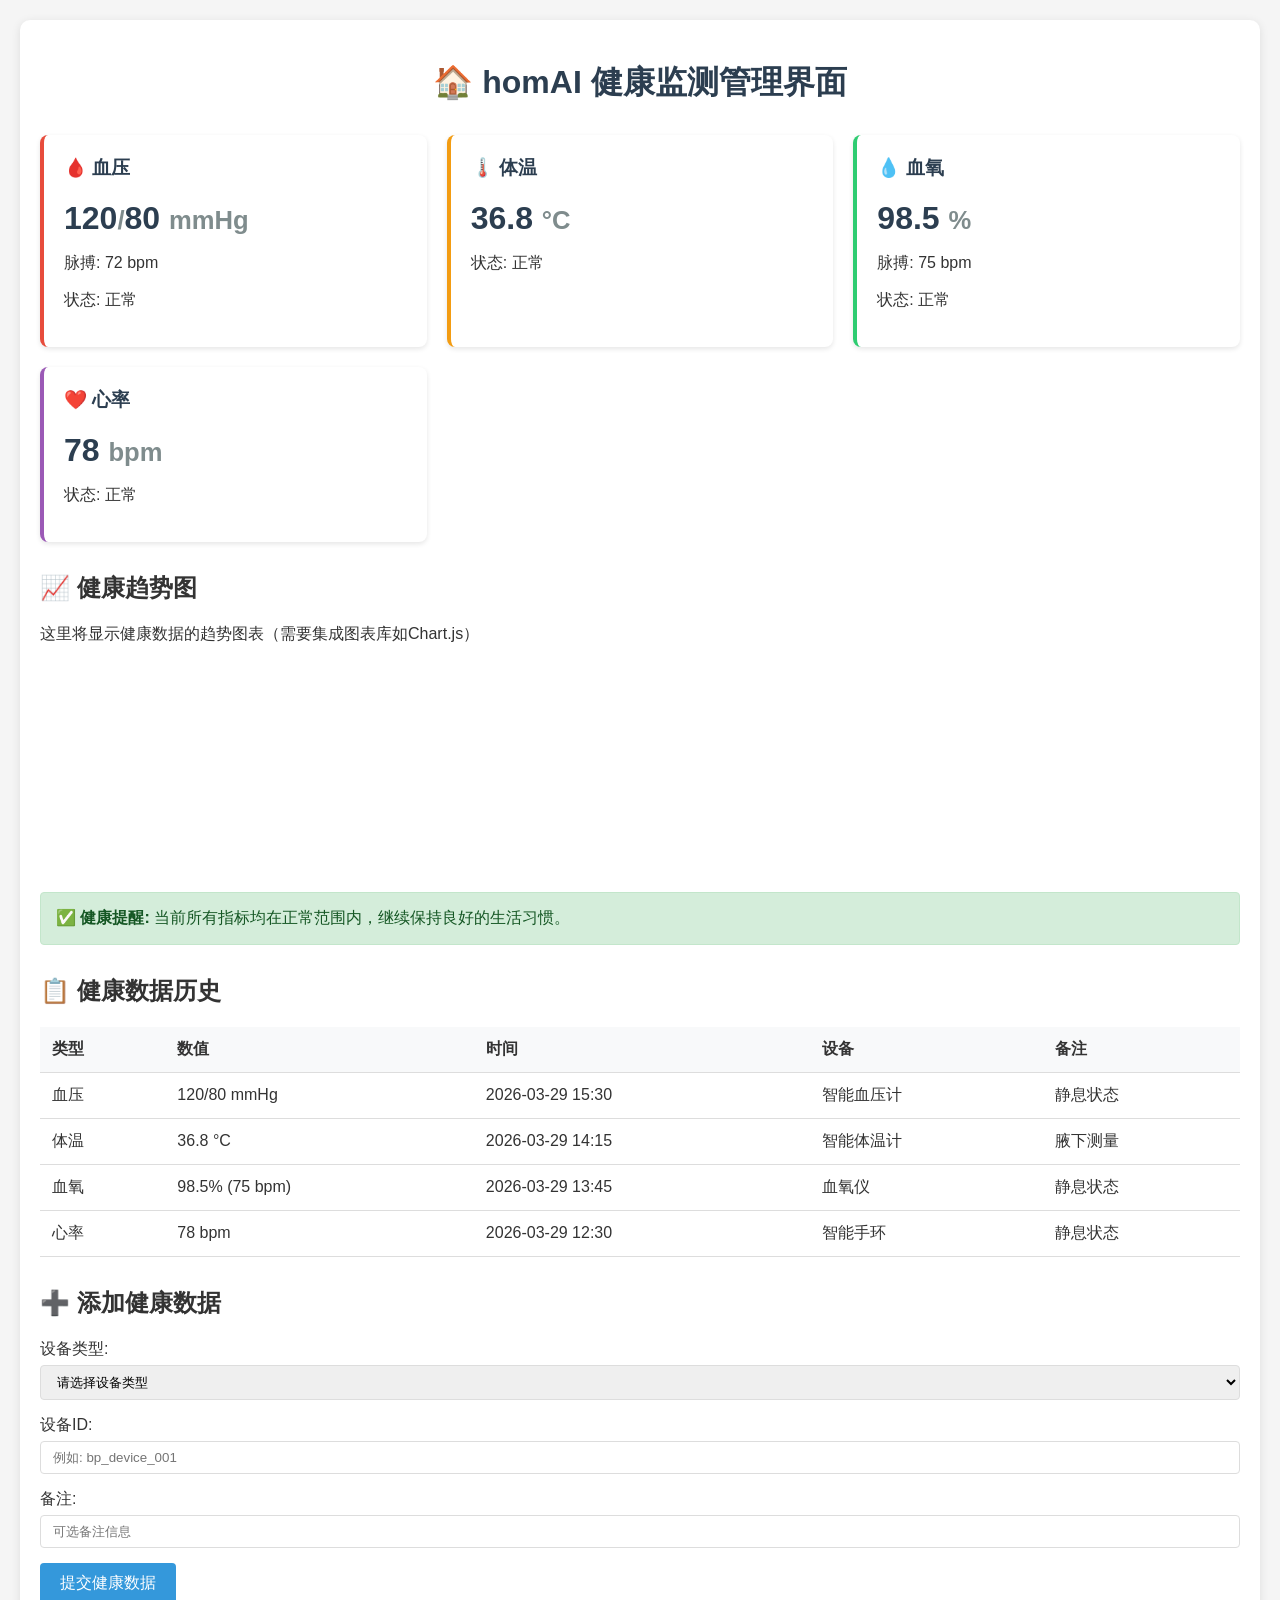
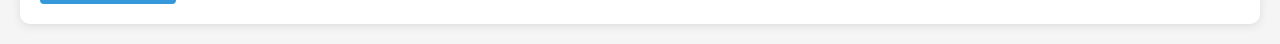
<file: templates/health_monitor.html>
<!DOCTYPE html>
<html lang="zh-CN">
<head>
    <meta charset="UTF-8">
    <meta name="viewport" content="width=device-width, initial-scale=1.0">
    <title>homAI 健康监测管理界面</title>
    <style>
        body {
            font-family: 'Segoe UI', Tahoma, Geneva, Verdana, sans-serif;
            margin: 0;
            padding: 20px;
            background-color: #f5f5f5;
            color: #333;
        }
        
        .container {
            max-width: 1200px;
            margin: 0 auto;
            background: white;
            border-radius: 10px;
            box-shadow: 0 2px 10px rgba(0,0,0,0.1);
            padding: 20px;
        }
        
        h1 {
            color: #2c3e50;
            text-align: center;
            margin-bottom: 30px;
        }
        
        .dashboard {
            display: grid;
            grid-template-columns: repeat(auto-fit, minmax(300px, 1fr));
            gap: 20px;
            margin-bottom: 30px;
        }
        
        .card {
            background: #fff;
            border-radius: 8px;
            padding: 20px;
            box-shadow: 0 2px 5px rgba(0,0,0,0.1);
            border-left: 4px solid #3498db;
        }
        
        .card.blood-pressure { border-left-color: #e74c3c; }
        .card.temperature { border-left-color: #f39c12; }
        .card.oxygen { border-left-color: #2ecc71; }
        .card.heart-rate { border-left-color: #9b59b6; }
        
        .card h3 {
            margin-top: 0;
            color: #2c3e50;
        }
        
        .value {
            font-size: 2em;
            font-weight: bold;
            color: #2c3e50;
        }
        
        .unit {
            font-size: 0.8em;
            color: #7f8c8d;
        }
        
        .chart-container {
            height: 300px;
            margin: 20px 0;
        }
        
        .history-section {
            margin-top: 30px;
        }
        
        table {
            width: 100%;
            border-collapse: collapse;
            margin-top: 10px;
        }
        
        th, td {
            padding: 12px;
            text-align: left;
            border-bottom: 1px solid #ddd;
        }
        
        th {
            background-color: #f8f9fa;
            font-weight: 600;
        }
        
        .form-group {
            margin-bottom: 15px;
        }
        
        label {
            display: block;
            margin-bottom: 5px;
            font-weight: 500;
        }
        
        input, select {
            width: 100%;
            padding: 8px 12px;
            border: 1px solid #ddd;
            border-radius: 4px;
            box-sizing: border-box;
        }
        
        button {
            background-color: #3498db;
            color: white;
            border: none;
            padding: 10px 20px;
            border-radius: 4px;
            cursor: pointer;
            font-size: 16px;
        }
        
        button:hover {
            background-color: #2980b9;
        }
        
        .alert {
            padding: 15px;
            margin: 20px 0;
            border-radius: 4px;
            background-color: #f8d7da;
            color: #721c24;
            border: 1px solid #f5c6cb;
        }
        
        .success {
            background-color: #d4edda;
            color: #155724;
            border-color: #c3e6cb;
        }
    </style>
</head>
<body>
    <div class="container">
        <h1>🏠 homAI 健康监测管理界面</h1>
        
        <!-- 实时健康状态 -->
        <div class="dashboard">
            <div class="card blood-pressure">
                <h3>🩸 血压</h3>
                <div class="value">120<span class="unit">/</span>80 <span class="unit">mmHg</span></div>
                <p>脉搏: 72 bpm</p>
                <p>状态: 正常</p>
            </div>
            
            <div class="card temperature">
                <h3>🌡️ 体温</h3>
                <div class="value">36.8 <span class="unit">°C</span></div>
                <p>状态: 正常</p>
            </div>
            
            <div class="card oxygen">
                <h3>💧 血氧</h3>
                <div class="value">98.5 <span class="unit">%</span></div>
                <p>脉搏: 75 bpm</p>
                <p>状态: 正常</p>
            </div>
            
            <div class="card heart-rate">
                <h3>❤️ 心率</h3>
                <div class="value">78 <span class="unit">bpm</span></div>
                <p>状态: 正常</p>
            </div>
        </div>
        
        <!-- 健康数据图表 -->
        <div class="chart-container">
            <h2>📈 健康趋势图</h2>
            <p>这里将显示健康数据的趋势图表（需要集成图表库如Chart.js）</p>
        </div>
        
        <!-- 健康提醒 -->
        <div class="alert success">
            <strong>✅ 健康提醒:</strong> 当前所有指标均在正常范围内，继续保持良好的生活习惯。
        </div>
        
        <!-- 历史数据 -->
        <div class="history-section">
            <h2>📋 健康数据历史</h2>
            <table>
                <thead>
                    <tr>
                        <th>类型</th>
                        <th>数值</th>
                        <th>时间</th>
                        <th>设备</th>
                        <th>备注</th>
                    </tr>
                </thead>
                <tbody>
                    <tr>
                        <td>血压</td>
                        <td>120/80 mmHg</td>
                        <td>2026-03-29 15:30</td>
                        <td>智能血压计</td>
                        <td>静息状态</td>
                    </tr>
                    <tr>
                        <td>体温</td>
                        <td>36.8 °C</td>
                        <td>2026-03-29 14:15</td>
                        <td>智能体温计</td>
                        <td>腋下测量</td>
                    </tr>
                    <tr>
                        <td>血氧</td>
                        <td>98.5% (75 bpm)</td>
                        <td>2026-03-29 13:45</td>
                        <td>血氧仪</td>
                        <td>静息状态</td>
                    </tr>
                    <tr>
                        <td>心率</td>
                        <td>78 bpm</td>
                        <td>2026-03-29 12:30</td>
                        <td>智能手环</td>
                        <td>静息状态</td>
                    </tr>
                </tbody>
            </table>
        </div>
        
        <!-- 添加健康数据 -->
        <div class="history-section">
            <h2>➕ 添加健康数据</h2>
            <form id="healthDataForm">
                <div class="form-group">
                    <label for="deviceType">设备类型:</label>
                    <select id="deviceType" name="deviceType" required>
                        <option value="">请选择设备类型</option>
                        <option value="blood_pressure">血压计</option>
                        <option value="body_temperature">体温计</option>
                        <option value="blood_oxygen">血氧仪</option>
                        <option value="heart_rate">心率监测器</option>
                    </select>
                </div>
                
                <div class="form-group" id="bloodPressureFields" style="display: none;">
                    <label for="systolic">收缩压 (mmHg):</label>
                    <input type="number" id="systolic" name="systolic" placeholder="例如: 120">
                    
                    <label for="diastolic">舒张压 (mmHg):</label>
                    <input type="number" id="diastolic" name="diastolic" placeholder="例如: 80">
                    
                    <label for="pulse">脉搏 (bpm):</label>
                    <input type="number" id="pulse" name="pulse" placeholder="例如: 72">
                </div>
                
                <div class="form-group" id="temperatureFields" style="display: none;">
                    <label for="temperature">体温 (°C):</label>
                    <input type="number" step="0.1" id="temperature" name="temperature" placeholder="例如: 36.8">
                </div>
                
                <div class="form-group" id="oxygenFields" style="display: none;">
                    <label for="spo2">血氧饱和度 (%):</label>
                    <input type="number" step="0.1" id="spo2" name="spo2" placeholder="例如: 98.5">
                    
                    <label for="oxygenPulse">脉搏 (bpm):</label>
                    <input type="number" id="oxygenPulse" name="oxygenPulse" placeholder="例如: 75">
                </div>
                
                <div class="form-group" id="heartRateFields" style="display: none;">
                    <label for="heartRate">心率 (bpm):</label>
                    <input type="number" id="heartRate" name="heartRate" placeholder="例如: 78">
                </div>
                
                <div class="form-group">
                    <label for="deviceId">设备ID:</label>
                    <input type="text" id="deviceId" name="deviceId" placeholder="例如: bp_device_001">
                </div>
                
                <div class="form-group">
                    <label for="notes">备注:</label>
                    <input type="text" id="notes" name="notes" placeholder="可选备注信息">
                </div>
                
                <button type="submit">提交健康数据</button>
            </form>
        </div>
    </div>

    <script>
        // 动态显示/隐藏表单字段
        document.getElementById('deviceType').addEventListener('change', function() {
            const deviceType = this.value;
            
            // 隐藏所有字段组
            document.getElementById('bloodPressureFields').style.display = 'none';
            document.getElementById('temperatureFields').style.display = 'none';
            document.getElementById('oxygenFields').style.display = 'none';
            document.getElementById('heartRateFields').style.display = 'none';
            
            // 根据选择显示相应字段组
            switch(deviceType) {
                case 'blood_pressure':
                    document.getElementById('bloodPressureFields').style.display = 'block';
                    break;
                case 'body_temperature':
                    document.getElementById('temperatureFields').style.display = 'block';
                    break;
                case 'blood_oxygen':
                    document.getElementById('oxygenFields').style.display = 'block';
                    break;
                case 'heart_rate':
                    document.getElementById('heartRateFields').style.display = 'block';
                    break;
            }
        });
        
        // 表单提交处理
        document.getElementById('healthDataForm').addEventListener('submit', function(e) {
            e.preventDefault();
            
            const formData = new FormData(this);
            const deviceType = formData.get('deviceType');
            let healthData = {
                device_type: deviceType,
                device_id: formData.get('deviceId') || 'manual_entry',
                data: {},
                timestamp: new Date().toISOString()
            };
            
            // 根据设备类型构建数据对象
            switch(deviceType) {
                case 'blood_pressure':
                    healthData.data = {
                        systolic: parseInt(formData.get('systolic')),
                        diastolic: parseInt(formData.get('diastolic')),
                        pulse: parseInt(formData.get('pulse')) || null,
                        notes: formData.get('notes')
                    };
                    break;
                case 'body_temperature':
                    healthData.data = {
                        temperature: parseFloat(formData.get('temperature')),
                        notes: formData.get('notes')
                    };
                    break;
                case 'blood_oxygen':
                    healthData.data = {
                        spo2: parseFloat(formData.get('spo2')),
                        pulse: parseInt(formData.get('oxygenPulse')) || null,
                        notes: formData.get('notes')
                    };
                    break;
                case 'heart_rate':
                    healthData.data = {
                        heart_rate: parseInt(formData.get('heartRate')),
                        notes: formData.get('notes')
                    };
                    break;
            }
            
            // 发送数据到后端API
            fetch('/api/health/data', {
                method: 'POST',
                headers: {
                    'Content-Type': 'application/json'
                },
                body: JSON.stringify(healthData)
            })
            .then(response => response.json())
            .then(result => {
                if (result.status === 'success') {
                    alert('健康数据已成功提交！');
                    this.reset();
                    document.getElementById('bloodPressureFields').style.display = 'none';
                    document.getElementById('temperatureFields').style.display = 'none';
                    document.getElementById('oxygenFields').style.display = 'none';
                    document.getElementById('heartRateFields').style.display = 'none';
                } else {
                    alert('提交失败: ' + result.message);
                }
            })
            .catch(error => {
                console.error('Error:', error);
                alert('提交过程中发生错误，请检查网络连接。');
            });
        });
        
        // 模拟从后端获取实时数据
        function updateHealthData() {
            // 这里应该是从后端API获取最新数据的代码
            // 为了演示，我们使用模拟数据
            console.log('正在获取最新健康数据...');
        }
        
        // 每隔一段时间更新数据
        setInterval(updateHealthData, 60000); // 每分钟更新一次
    </script>
</body>
</html>
</file>
